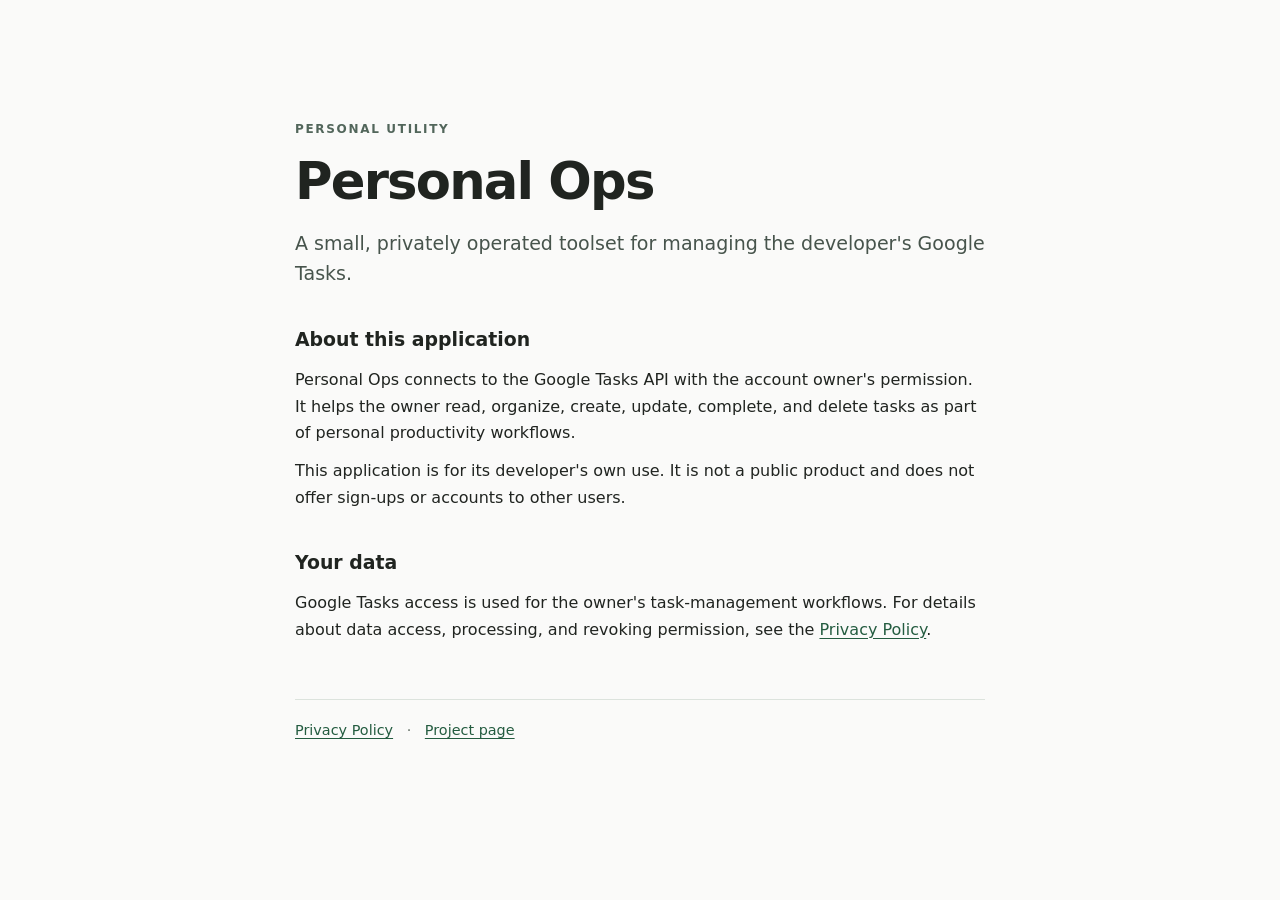
<file: index.html>
<!doctype html>
<html lang="en">
<head>
  <meta charset="utf-8">
  <meta name="viewport" content="width=device-width, initial-scale=1">
  <meta name="description" content="Personal Ops is a personal-use utility for the developer's Google Tasks workflows.">
  <title>Personal Ops</title>
  <link rel="stylesheet" href="./style.css">
</head>
<body>
  <main class="container">
    <p class="eyebrow">PERSONAL UTILITY</p>
    <h1>Personal Ops</h1>
    <p class="lead">A small, privately operated toolset for managing the developer's Google Tasks.</p>
    <section aria-labelledby="about">
      <h2 id="about">About this application</h2>
      <p>Personal Ops connects to the Google Tasks API with the account owner's permission. It helps the owner read, organize, create, update, complete, and delete tasks as part of personal productivity workflows.</p>
      <p>This application is for its developer's own use. It is not a public product and does not offer sign-ups or accounts to other users.</p>
    </section>
    <section aria-labelledby="data">
      <h2 id="data">Your data</h2>
      <p>Google Tasks access is used for the owner's task-management workflows. For details about data access, processing, and revoking permission, see the <a href="./privacy.html">Privacy Policy</a>.</p>
    </section>
    <footer>
      <a href="./privacy.html">Privacy Policy</a>
      <span aria-hidden="true">·</span>
      <a href="https://github.com/oldfatcrab/personal-ops-oauth">Project page</a>
    </footer>
  </main>
</body>
</html>
</file>
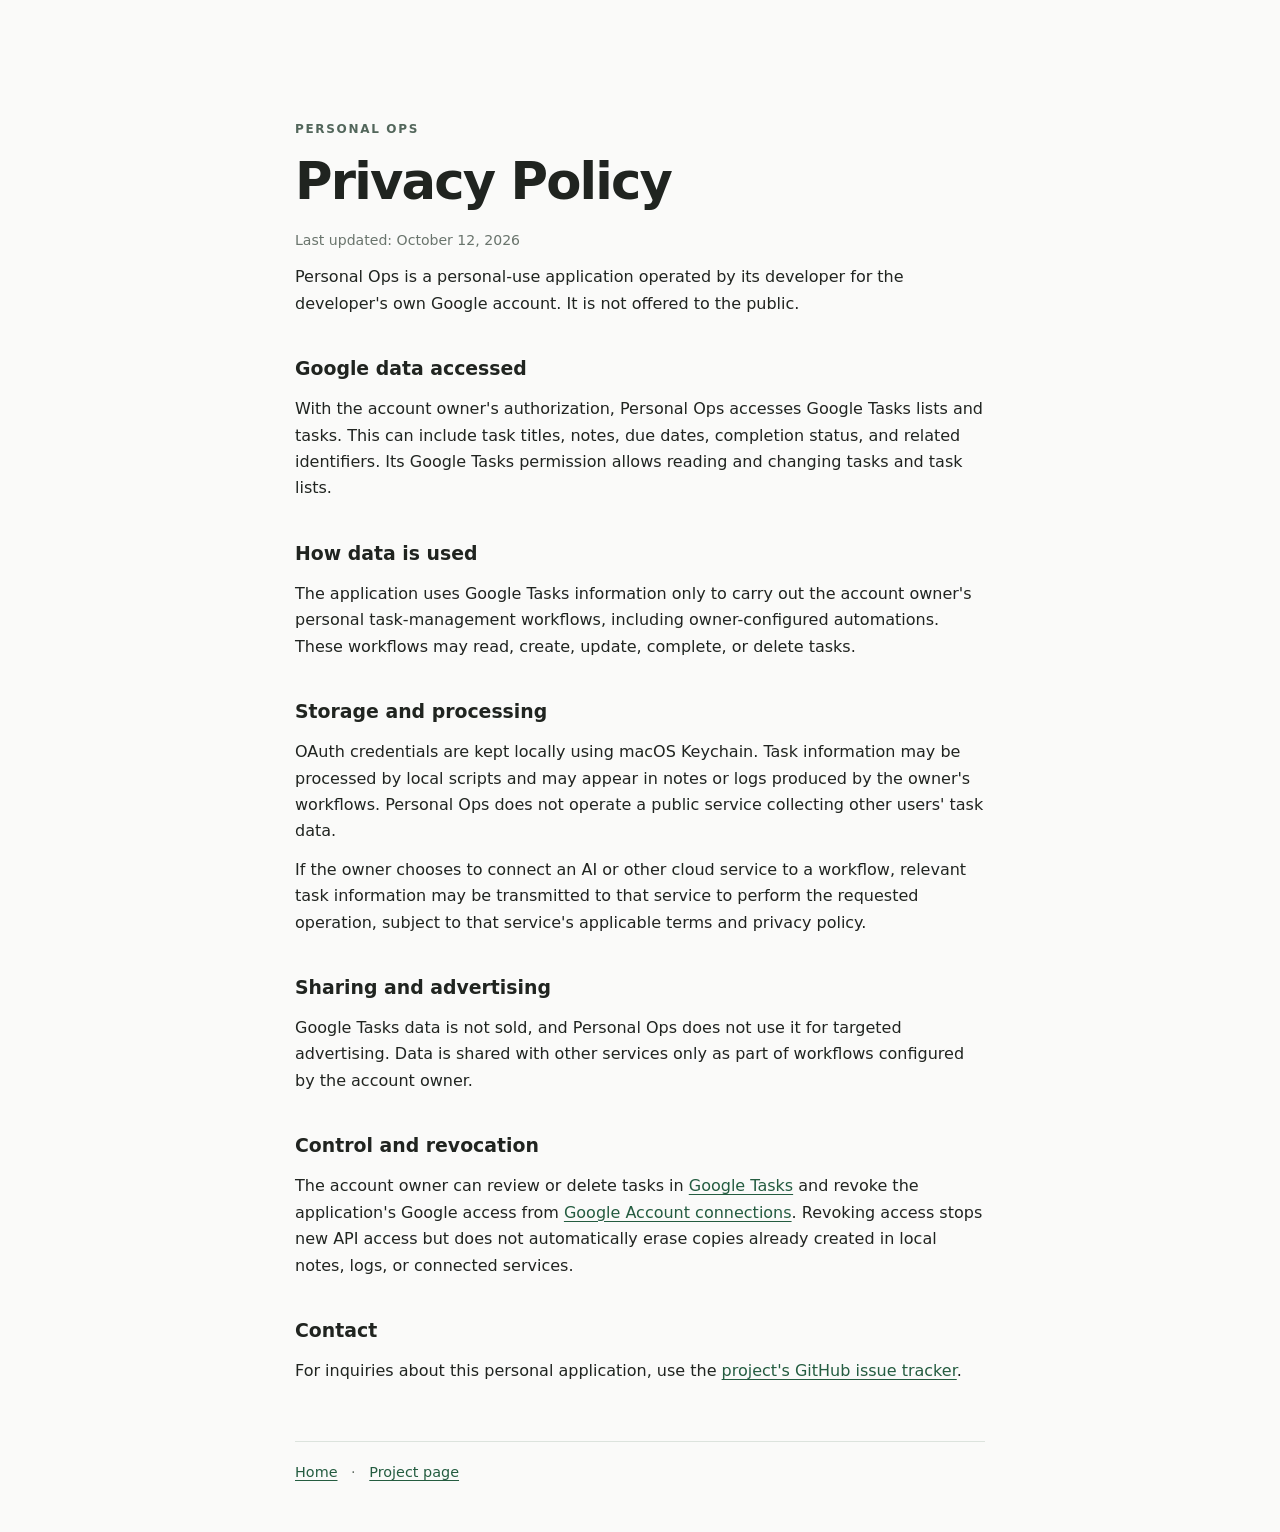
<file: privacy.html>
<!doctype html>
<html lang="en">
<head>
  <meta charset="utf-8">
  <meta name="viewport" content="width=device-width, initial-scale=1">
  <meta name="description" content="Privacy policy for the Personal Ops personal-use Google Tasks integration.">
  <title>Privacy Policy — Personal Ops</title>
  <link rel="stylesheet" href="./style.css">
</head>
<body>
  <main class="container">
    <p class="eyebrow">PERSONAL OPS</p>
    <h1>Privacy Policy</h1>
    <p class="meta">Last updated: October 12, 2026</p>
    <p>Personal Ops is a personal-use application operated by its developer for the developer's own Google account. It is not offered to the public.</p>
    <section>
      <h2>Google data accessed</h2>
      <p>With the account owner's authorization, Personal Ops accesses Google Tasks lists and tasks. This can include task titles, notes, due dates, completion status, and related identifiers. Its Google Tasks permission allows reading and changing tasks and task lists.</p>
    </section>
    <section>
      <h2>How data is used</h2>
      <p>The application uses Google Tasks information only to carry out the account owner's personal task-management workflows, including owner-configured automations. These workflows may read, create, update, complete, or delete tasks.</p>
    </section>
    <section>
      <h2>Storage and processing</h2>
      <p>OAuth credentials are kept locally using macOS Keychain. Task information may be processed by local scripts and may appear in notes or logs produced by the owner's workflows. Personal Ops does not operate a public service collecting other users' task data.</p>
      <p>If the owner chooses to connect an AI or other cloud service to a workflow, relevant task information may be transmitted to that service to perform the requested operation, subject to that service's applicable terms and privacy policy.</p>
    </section>
    <section>
      <h2>Sharing and advertising</h2>
      <p>Google Tasks data is not sold, and Personal Ops does not use it for targeted advertising. Data is shared with other services only as part of workflows configured by the account owner.</p>
    </section>
    <section>
      <h2>Control and revocation</h2>
      <p>The account owner can review or delete tasks in <a href="https://tasks.google.com/">Google Tasks</a> and revoke the application's Google access from <a href="https://myaccount.google.com/connections">Google Account connections</a>. Revoking access stops new API access but does not automatically erase copies already created in local notes, logs, or connected services.</p>
    </section>
    <section>
      <h2>Contact</h2>
      <p>For inquiries about this personal application, use the <a href="https://github.com/oldfatcrab/personal-ops-oauth/issues">project's GitHub issue tracker</a>.</p>
    </section>
    <footer>
      <a href="./">Home</a>
      <span aria-hidden="true">·</span>
      <a href="https://github.com/oldfatcrab/personal-ops-oauth">Project page</a>
    </footer>
  </main>
</body>
</html>
</file>
<file: style.css>
:root { color-scheme: light; font: 16px/1.65 system-ui, -apple-system, BlinkMacSystemFont, "Segoe UI", sans-serif; background: #fafaf9; color: #202420; }
* { box-sizing: border-box; }
body { margin: 0; }
.container { width: min(100% - 3rem, 690px); margin: 0 auto; padding: clamp(4rem, 12vh, 8rem) 0 3rem; }
.eyebrow { color: #52665b; font-size: .75rem; font-weight: 750; letter-spacing: .14em; }
h1 { font-size: clamp(2.25rem, 5vw, 3.2rem); line-height: 1.15; letter-spacing: -.035em; margin: 0 0 1.15rem; }
h2 { font-size: 1.18rem; margin: 2.25rem 0 .5rem; }
p { margin: .75rem 0; }
.lead { font-size: 1.19rem; color: #47544c; line-height: 1.55; }
.meta { font-size: .88rem; color: #69746c; }
a { color: #245c40; text-underline-offset: .2em; }
a:hover { color: #123b27; }
footer { display: flex; gap: .85rem; align-items: center; margin-top: 3.5rem; padding-top: 1.2rem; border-top: 1px solid #dce3dd; font-size: .9rem; color: #657167; }
</file>
